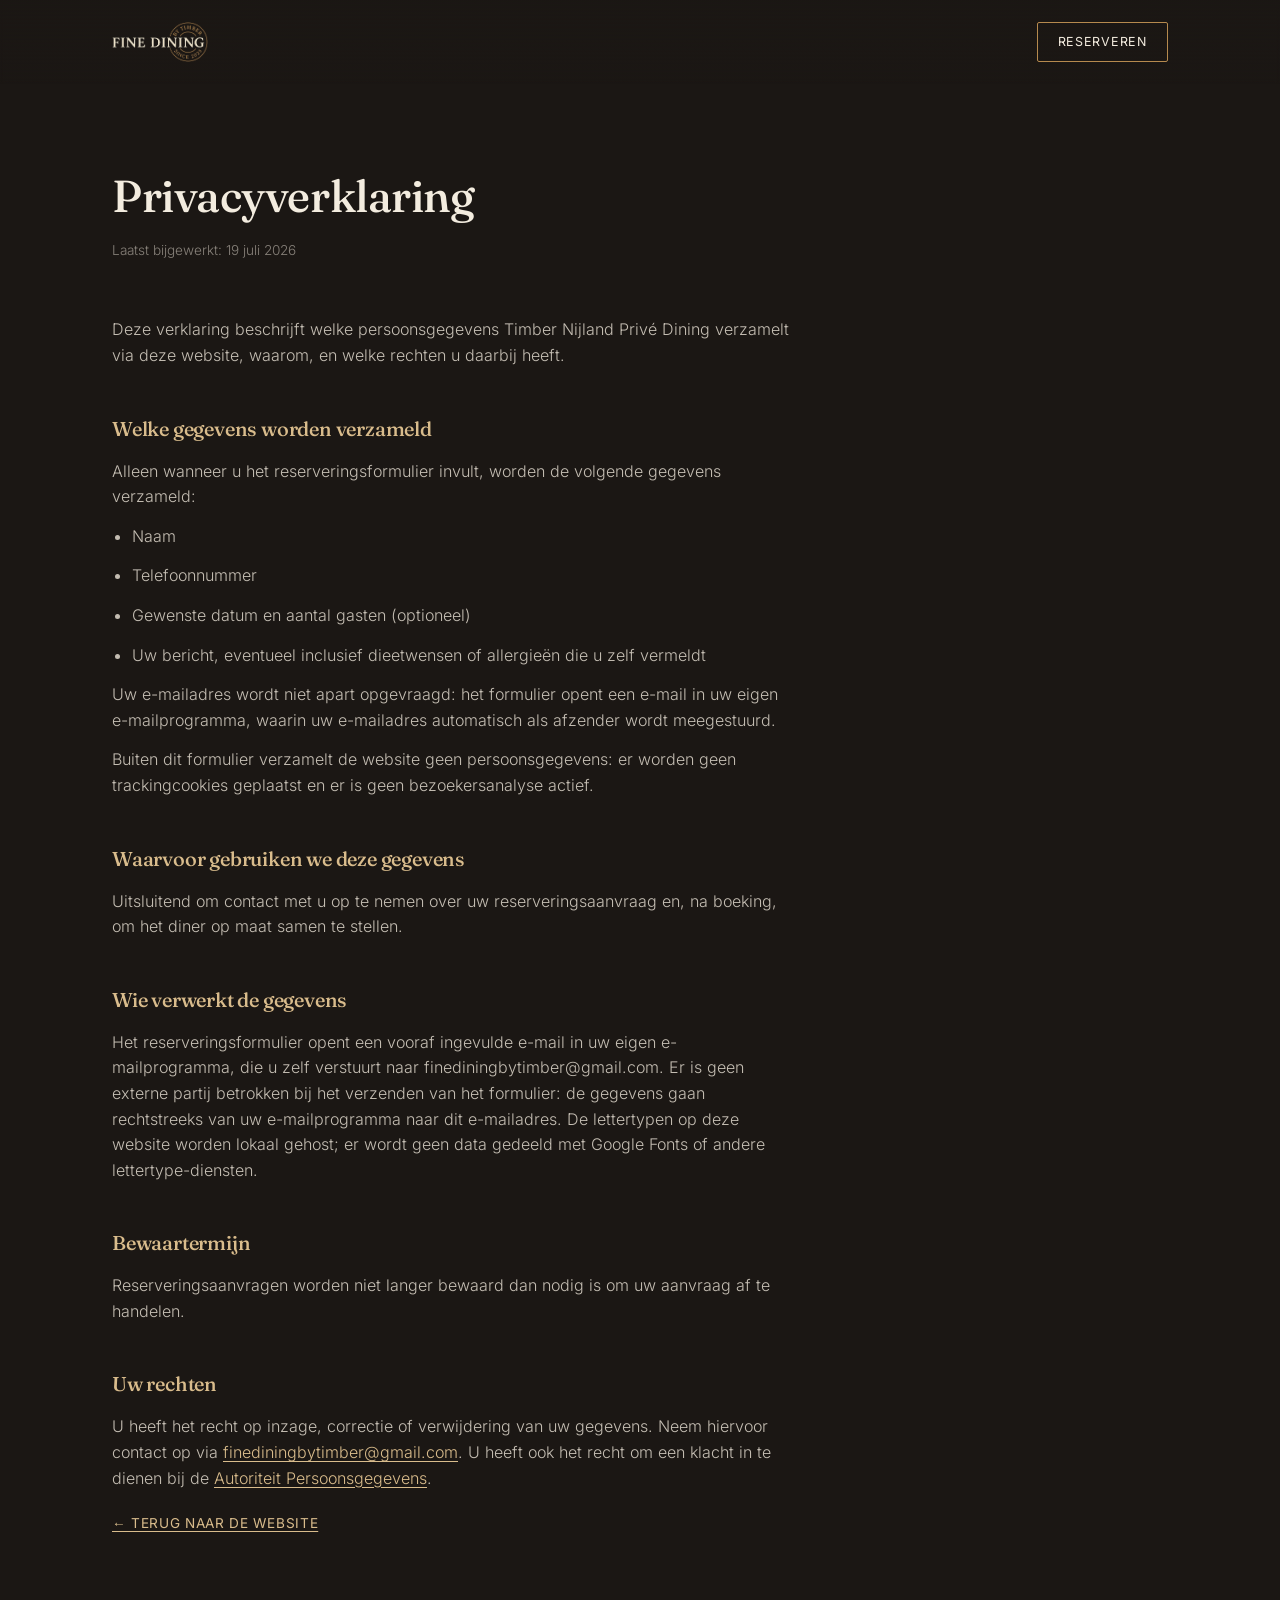
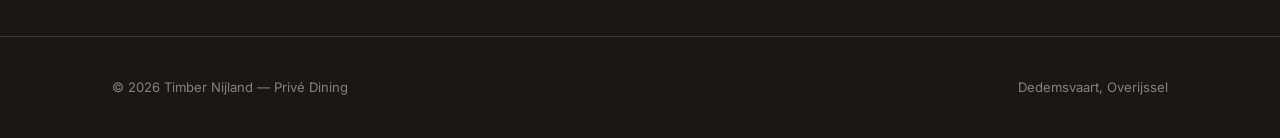
<file: privacy.html>
<!DOCTYPE html>
<html lang="nl">
<head>
<meta charset="UTF-8">
<meta name="viewport" content="width=device-width, initial-scale=1.0, viewport-fit=cover">
<title>Privacyverklaring — Timber Nijland Privé Dining</title>
<meta name="description" content="Privacyverklaring van Timber Nijland Privé Dining: welke gegevens worden verzameld via het reserveringsformulier, waarvoor ze worden gebruikt en welke rechten u heeft.">
<meta name="robots" content="noindex">
<meta name="theme-color" content="#1B1714">
<link rel="icon" type="image/svg+xml" href="favicon.svg">
<link rel="apple-touch-icon" href="apple-touch-icon.png">
<link rel="stylesheet" href="fonts.css">
<link rel="stylesheet" href="style.css">
<style>
  .legal{padding:160px 0 100px;}
  .legal h1{font-size:clamp(2rem,4vw,2.8rem); margin-bottom:8px;}
  .legal .updated{color:rgba(243,236,223,0.5); font-size:0.85rem; margin-bottom:56px;}
  .legal h2{font-size:1.25rem; margin:44px 0 14px; color:var(--brass-soft);}
  .legal p, .legal li{color:rgba(243,236,223,0.78); font-weight:300; font-size:1rem; max-width:68ch; margin-bottom:14px;}
  .legal ul{padding-left:20px; margin-bottom:14px;}
  .legal a{color:var(--brass-soft); text-decoration:underline; text-underline-offset:3px;}
  .legal a:hover{color:var(--ivory);}
  .back-link{display:inline-block; margin-top:8px; font-size:0.85rem; letter-spacing:0.05em; text-transform:uppercase;}
</style>
</head>
<body>

<a href="#main" class="skip-link">Ga naar inhoud</a>

<header id="siteHeader">
  <div class="container">
    <nav>
      <a href="index.html" class="logo"><img src="img/logo.png" alt="Fine Dining by Timber — Privé Dining, sinds 2025" height="40"></a>
      <a href="index.html#contact" class="nav-cta">Reserveren</a>
    </nav>
  </div>
</header>

<main id="main">
  <section class="legal">
    <div class="container">
      <h1>Privacyverklaring</h1>
      <p class="updated">Laatst bijgewerkt: 19 juli 2026</p>

      <p>Deze verklaring beschrijft welke persoonsgegevens Timber Nijland Privé Dining verzamelt via deze website, waarom, en welke rechten u daarbij heeft.</p>

      <h2>Welke gegevens worden verzameld</h2>
      <p>Alleen wanneer u het reserveringsformulier invult, worden de volgende gegevens verzameld:</p>
      <ul>
        <li>Naam</li>
        <li>Telefoonnummer</li>
        <li>Gewenste datum en aantal gasten (optioneel)</li>
        <li>Uw bericht, eventueel inclusief dieetwensen of allergieën die u zelf vermeldt</li>
      </ul>
      <p>Uw e-mailadres wordt niet apart opgevraagd: het formulier opent een e-mail in uw eigen e-mailprogramma, waarin uw e-mailadres automatisch als afzender wordt meegestuurd.</p>
      <p>Buiten dit formulier verzamelt de website geen persoonsgegevens: er worden geen trackingcookies geplaatst en er is geen bezoekersanalyse actief.</p>

      <h2>Waarvoor gebruiken we deze gegevens</h2>
      <p>Uitsluitend om contact met u op te nemen over uw reserveringsaanvraag en, na boeking, om het diner op maat samen te stellen.</p>

      <h2>Wie verwerkt de gegevens</h2>
      <p>Het reserveringsformulier opent een vooraf ingevulde e-mail in uw eigen e-mailprogramma, die u zelf verstuurt naar finediningbytimber@gmail.com. Er is geen externe partij betrokken bij het verzenden van het formulier: de gegevens gaan rechtstreeks van uw e-mailprogramma naar dit e-mailadres. De lettertypen op deze website worden lokaal gehost; er wordt geen data gedeeld met Google Fonts of andere lettertype-diensten.</p>

      <h2>Bewaartermijn</h2>
      <p>Reserveringsaanvragen worden niet langer bewaard dan nodig is om uw aanvraag af te handelen.</p>

      <h2>Uw rechten</h2>
      <p>U heeft het recht op inzage, correctie of verwijdering van uw gegevens. Neem hiervoor contact op via <a href="mailto:finediningbytimber@gmail.com">finediningbytimber@gmail.com</a>. U heeft ook het recht om een klacht in te dienen bij de <a href="https://autoriteitpersoonsgegevens.nl/" target="_blank" rel="noopener">Autoriteit Persoonsgegevens</a>.</p>

      <a href="index.html" class="back-link">← Terug naar de website</a>
    </div>
  </section>
</main>

<footer>
  <div class="container" style="display:flex; justify-content:space-between; align-items:center; flex-wrap:wrap; gap:16px; width:100%;">
    <span>© 2026 Timber Nijland — Privé Dining</span>
    <span>Dedemsvaart, Overijssel</span>
  </div>
</footer>

</body>
</html>
</file>
<file: fonts.css>
@font-face {
  font-family: 'Fraunces';
  font-style: normal;
  font-weight: 300 600;
  font-display: swap;
  src: url('fonts/fraunces-normal.woff2') format('woff2');
  unicode-range: U+0000-00FF, U+0131, U+0152-0153, U+02BB-02BC, U+02C6, U+02DA, U+02DC, U+0304, U+0308, U+0329, U+2000-206F, U+20AC, U+2122, U+2191, U+2193, U+2212, U+2215, U+FEFF, U+FFFD;
}
@font-face {
  font-family: 'Fraunces';
  font-style: italic;
  font-weight: 400 500;
  font-display: swap;
  src: url('fonts/fraunces-italic.woff2') format('woff2');
  unicode-range: U+0000-00FF, U+0131, U+0152-0153, U+02BB-02BC, U+02C6, U+02DA, U+02DC, U+0304, U+0308, U+0329, U+2000-206F, U+20AC, U+2122, U+2191, U+2193, U+2212, U+2215, U+FEFF, U+FFFD;
}
@font-face {
  font-family: 'Inter';
  font-style: normal;
  font-weight: 300 600;
  font-display: swap;
  src: url('fonts/inter.woff2') format('woff2');
  unicode-range: U+0000-00FF, U+0131, U+0152-0153, U+02BB-02BC, U+02C6, U+02DA, U+02DC, U+0304, U+0308, U+0329, U+2000-206F, U+20AC, U+2122, U+2191, U+2193, U+2212, U+2215, U+FEFF, U+FFFD;
}
</file>
<file: style.css>
:root{
  --wine:#4A1F2B;
  --wine-deep:#33141D;
  --espresso:#1B1714;
  --ivory:#F3ECDF;
  --brass:#B68A4E;
  --brass-soft:#D9BC8C;
  --sage:#6B7857;
  --line: rgba(243,236,223,0.14);
}
*{margin:0;padding:0;box-sizing:border-box;}
html{scroll-behavior:smooth; overflow-x:hidden;}
body{
  background:var(--espresso);
  color:var(--ivory);
  font-family:'Inter', sans-serif;
  font-weight:400;
  line-height:1.6;
  -webkit-font-smoothing:antialiased;
  overflow-x:hidden;
}
h1,h2,h3,.display{
  font-family:'Fraunces', serif;
  font-weight:500;
  letter-spacing:-0.01em;
}
a{color:inherit;text-decoration:none; -webkit-tap-highlight-color:transparent;}
button{-webkit-tap-highlight-color:transparent;}
.container{
  max-width:1120px;
  margin:0 auto;
  padding:0 32px;
  padding-left:calc(32px + env(safe-area-inset-left));
  padding-right:calc(32px + env(safe-area-inset-right));
}
::selection{background:var(--brass); color:var(--espresso);}

/* focus visibility */
a:focus-visible, button:focus-visible{
  outline:2px solid var(--brass-soft);
  outline-offset:3px;
}

/* skip link */
.skip-link{
  position:absolute;
  top:-100px; left:16px;
  z-index:200;
  background:var(--brass);
  color:var(--espresso);
  padding:12px 20px;
  border-radius:2px;
  font-size:0.85rem;
  transition:top .2s ease;
}
.skip-link:focus{top:16px;}

/* ---------- NAV ---------- */
header{
  position:fixed; top:0; left:0; right:0; z-index:100;
  padding:calc(22px + env(safe-area-inset-top)) 0 22px;
  background:linear-gradient(to bottom, rgba(27,23,20,0.92), rgba(27,23,20,0));
  backdrop-filter:blur(2px);
  transition:padding .3s ease, background .3s ease;
}
header.scrolled{
  padding:calc(14px + env(safe-area-inset-top)) 0 14px;
  background:rgba(27,23,20,0.92);
  border-bottom:1px solid var(--line);
}
nav{display:flex; justify-content:space-between; align-items:center; gap:20px;}
.logo{display:flex; align-items:center;}
.logo img{height:40px; width:auto; display:block;}
.nav-links{display:flex; gap:19px; font-size:0.8rem; letter-spacing:0.05em; text-transform:uppercase;}
.nav-links a{opacity:0.75; transition:opacity .25s ease, color .25s ease; position:relative;}
.nav-links a:hover{opacity:1; color:var(--brass-soft);}
.nav-cta{
  border:1px solid var(--brass);
  padding:9px 20px;
  font-size:0.78rem;
  letter-spacing:0.06em;
  text-transform:uppercase;
  border-radius:2px;
  transition:background .25s ease, color .25s ease;
  white-space:nowrap;
}
.nav-cta:hover{background:var(--brass); color:var(--espresso);}

.nav-toggle{
  display:none;
  flex-direction:column;
  justify-content:center;
  align-items:center;
  gap:5px;
  width:38px; height:38px;
  background:none;
  border:none;
  cursor:pointer;
  flex-shrink:0;
}
.nav-toggle span{
  display:block;
  width:20px; height:1.5px;
  background:var(--ivory);
  transition:transform .25s ease, opacity .2s ease;
}
.nav-toggle[aria-expanded="true"] span:nth-child(1){transform:translateY(6.5px) rotate(45deg);}
.nav-toggle[aria-expanded="true"] span:nth-child(2){opacity:0;}
.nav-toggle[aria-expanded="true"] span:nth-child(3){transform:translateY(-6.5px) rotate(-45deg);}

@media (max-width:800px){
  .logo{margin-right:auto;}
  .nav-toggle{display:flex; order:2;}
  .nav-cta{order:3;}
  .nav-links{
    order:4;
    position:absolute;
    top:100%;
    left:0;
    right:0;
    flex-direction:column;
    gap:0;
    background:rgba(27,23,20,0.98);
    border-bottom:1px solid var(--line);
    padding:0 calc(32px + env(safe-area-inset-right)) 0 calc(32px + env(safe-area-inset-left));
    max-height:0;
    overflow:hidden;
    opacity:0;
    transition:max-height .35s ease, opacity .25s ease, padding .35s ease;
  }
  .nav-links a{opacity:1; width:100%; padding:14px 0; border-bottom:1px solid var(--line);}
  .nav-links a:last-child{border-bottom:none;}
  .nav-links.open{
    max-height:320px;
    opacity:1;
    padding-top:10px;
    padding-bottom:18px;
  }
}

/* ---------- HERO ---------- */
.hero{
  min-height:100vh;
  min-height:100dvh;
  display:flex; flex-direction:column; justify-content:center;
  position:relative;
  background:
    radial-gradient(ellipse 80% 60% at 50% 0%, rgba(74,31,43,0.55), transparent 60%),
    linear-gradient(180deg, var(--espresso) 0%, var(--wine-deep) 120%);
  overflow:hidden;
}
.hero::before{
  content:"";
  position:absolute; inset:0;
  background-image:
    repeating-linear-gradient(90deg, rgba(243,236,223,0.025) 0 1px, transparent 1px 120px);
  pointer-events:none;
}
.flame{
  position:absolute;
  width:2px; height:2px;
  border-radius:50%;
  background:var(--brass-soft);
  filter:blur(1px);
  opacity:0.5;
  animation:flicker 3.4s ease-in-out infinite;
}
@keyframes flicker{
  0%,100%{opacity:0.35; transform:scale(1);}
  50%{opacity:0.75; transform:scale(1.6);}
}
.hero-inner{position:relative; z-index:2;}
.eyebrow{
  font-size:0.78rem;
  letter-spacing:0.18em;
  text-transform:uppercase;
  color:var(--brass-soft);
  margin-bottom:22px;
  opacity:0;
  animation:riseIn 1s ease forwards .2s;
}
.hero h1{
  font-size:clamp(2.6rem, 6.2vw, 5.4rem);
  line-height:1.03;
  max-width:14ch;
  opacity:0;
  animation:riseIn 1.1s ease forwards .4s;
}
.hero h1 em{
  font-style:italic;
  color:var(--brass-soft);
  font-weight:400;
}
.hero p{
  margin-top:26px;
  max-width:46ch;
  font-size:1.08rem;
  color:rgba(243,236,223,0.78);
  font-weight:300;
  line-height:1.7; letter-spacing:0.01em;
  opacity:0;
  animation:riseIn 1.1s ease forwards .65s;
}
.hero-actions{
  margin-top:44px;
  display:flex; gap:20px; align-items:center; flex-wrap:wrap;
  opacity:0;
  animation:riseIn 1.1s ease forwards .85s;
}
.btn-primary{
  background:var(--brass);
  color:var(--espresso);
  padding:15px 30px;
  font-size:0.85rem;
  letter-spacing:0.05em;
  text-transform:uppercase;
  border-radius:2px;
  transition:background .25s ease, transform .25s ease;
  display:inline-block;
}
.btn-primary:hover{background:var(--brass-soft); transform:translateY(-1px);}
.btn-ghost{
  font-size:0.85rem;
  letter-spacing:0.05em;
  text-transform:uppercase;
  border-bottom:1px solid var(--brass);
  padding-bottom:3px;
  color:var(--ivory);
  opacity:0.85;
  transition:opacity .2s ease;
}
.btn-ghost:hover{opacity:1;}
@keyframes riseIn{
  from{opacity:0; transform:translateY(16px);}
  to{opacity:1; transform:translateY(0);}
}
.scroll-cue{
  position:absolute; bottom:36px; left:32px;
  font-size:0.72rem; letter-spacing:0.12em; text-transform:uppercase;
  color:rgba(243,236,223,0.45);
  display:flex; align-items:center; gap:12px;
}
.scroll-cue .line{width:36px; height:1px; background:rgba(243,236,223,0.35);}

/* ---------- SHARED SECTION STYLES ---------- */
section{padding:130px 0; position:relative;}
.section-head{max-width:640px; margin-bottom:70px;}
.section-eyebrow{
  font-size:0.76rem; letter-spacing:0.16em; text-transform:uppercase;
  color:var(--sage);
  margin-bottom:16px;
  display:flex; align-items:center; gap:14px;
}
.section-eyebrow::before{content:""; width:26px; height:1px; background:var(--sage);}
.section-head h2{
  font-size:clamp(2rem, 3.6vw, 3rem);
  line-height:1.12;
}
.section-head p.lead{
  margin-top:20px;
  color:rgba(243,236,223,0.68);
  font-weight:300;
  font-size:1.05rem;
  max-width:52ch;
  line-height:1.7; letter-spacing:0.01em;
}
.reveal{opacity:0; transform:translateY(24px); transition:opacity .8s ease, transform .8s ease;}
.reveal.in{opacity:1; transform:translateY(0);}

/* ---------- CONCEPT ---------- */
.concept{background:var(--wine-deep);}
.concept-grid{
  display:grid; grid-template-columns:repeat(3,1fr); gap:1px;
  background:var(--line);
  border-top:1px solid var(--line);
  border-bottom:1px solid var(--line);
}
.concept-card{
  background:var(--wine-deep);
  padding:44px 38px;
}
.concept-card h3{
  font-size:1.28rem; font-weight:500; margin-bottom:16px;
  color:var(--brass-soft);
}
.concept-card p{
  color:rgba(243,236,223,0.72); font-weight:300; font-size:0.96rem;
  line-height:1.7; letter-spacing:0.01em;
}
@media (max-width:800px){ .concept-grid{grid-template-columns:1fr;} }

/* ---------- WERKWIJZE ---------- */
.steps{
  display:grid; grid-template-columns:repeat(4,1fr); gap:1px;
  background:var(--line);
  border-top:1px solid var(--line);
  border-bottom:1px solid var(--line);
}
.step{
  background:var(--espresso);
  padding:40px 30px;
}
.step-num{
  display:block;
  font-family:'Fraunces', serif;
  font-style:italic;
  font-size:1.6rem;
  color:var(--brass-soft);
  opacity:0.65;
  margin-bottom:18px;
}
.step h3{font-size:1.1rem; font-weight:500; margin-bottom:10px;}
.step p{color:rgba(243,236,223,0.72); font-weight:300; font-size:0.92rem; line-height:1.7; letter-spacing:0.01em;}
@media (max-width:900px){ .steps{grid-template-columns:1fr 1fr;} }
@media (max-width:560px){ .steps{grid-template-columns:1fr;} }

/* ---------- KEUKEN ---------- */
.keuken{
  display:grid; grid-template-columns:1fr 1fr; gap:80px; align-items:start;
}
@media (max-width:900px){ .keuken{grid-template-columns:1fr; gap:50px;} }
.menu-card{
  border:1px solid var(--line);
  padding:48px 40px;
  position:relative;
  background:linear-gradient(160deg, rgba(74,31,43,0.25), transparent 60%);
}
.menu-card::before{
  content:"Le Petit Voyage";
  position:absolute; top:-14px; left:40px;
  background:var(--espresso);
  padding:0 14px;
  font-family:'Fraunces', serif;
  font-style:italic;
  font-size:0.95rem;
  color:var(--brass-soft);
}
.menu-line{
  display:flex; justify-content:space-between; align-items:baseline;
  padding:16px 0;
  border-bottom:1px dashed var(--line);
  font-size:0.95rem;
}
.menu-line:last-child{border-bottom:none;}
.menu-line .course{color:rgba(243,236,223,0.5); font-size:0.78rem; letter-spacing:0.08em; text-transform:uppercase;}
.menu-line .name{font-family:'Fraunces', serif; font-style:italic; font-size:1.05rem;}
.keuken-text p{
  color:rgba(243,236,223,0.72); font-weight:300; margin-bottom:22px; font-size:1rem;
  line-height:1.75; letter-spacing:0.01em;
}
.keuken-text strong{color:var(--brass-soft); font-weight:500;}

/* ---------- ARRANGEMENTEN ---------- */
.arr-grid{display:grid; grid-template-columns:1fr 1fr; gap:32px;}
.arr-card{border:1px solid var(--line); display:flex; flex-direction:column; background:linear-gradient(160deg, rgba(74,31,43,0.22), transparent 60%);}
.arr-media{aspect-ratio:16/10; overflow:hidden;}
.arr-media img{width:100%; height:100%; object-fit:cover; display:block; filter:saturate(0.92) brightness(0.9);}
.arr-body{padding:38px 36px 40px; display:flex; flex-direction:column; flex:1;}
.arr-body h3{font-size:1.7rem; font-weight:400; color:var(--ivory);}
.arr-meta{margin-top:6px; font-size:0.78rem; letter-spacing:0.12em; text-transform:uppercase; color:var(--sage);}
.arr-price{margin:22px 0 18px; font-family:'Fraunces', serif; font-size:2.3rem; color:var(--brass-soft); line-height:1;}
.arr-price span{font-family:'Inter'; font-size:0.78rem; letter-spacing:0.1em; text-transform:uppercase; color:rgba(243,236,223,0.55); margin-right:6px;}
.arr-price small{font-family:'Inter'; font-size:0.85rem; color:rgba(243,236,223,0.55);}
.arr-body > p:not(.arr-meta):not(.arr-price){color:rgba(243,236,223,0.72); font-weight:300; line-height:1.7; margin-bottom:30px;}
.arr-body .btn-primary{margin-top:auto; align-self:flex-start; text-align:center;}
@media (max-width:860px){ .arr-grid{grid-template-columns:1fr;} }

/* ---------- MENU'S ---------- */
.menu-tiers{display:grid; grid-template-columns:repeat(3,1fr); gap:1px; background:var(--line); border-top:1px solid var(--line); border-bottom:1px solid var(--line);}
.tier{background:var(--espresso); padding:44px 36px;}
.tier-featured{background:linear-gradient(160deg, rgba(74,31,43,0.55), var(--espresso) 75%);}
.tier-num{display:block; font-family:'Fraunces', serif; font-style:italic; font-size:1.6rem; color:var(--brass-soft); opacity:0.65; margin-bottom:18px;}
.tier h3{font-size:1.3rem; font-weight:500; margin-bottom:14px; color:var(--brass-soft);}
.tier p{color:rgba(243,236,223,0.72); font-weight:300; font-size:0.96rem; line-height:1.7;}
.menu-note{margin-top:40px; max-width:60ch; color:rgba(243,236,223,0.6); font-weight:300; font-size:0.95rem; line-height:1.7;}
@media (max-width:860px){ .menu-tiers{grid-template-columns:1fr;} }

/* ---------- ZAKELIJK ---------- */
.zakelijk{background:var(--wine-deep);}
.zakelijk-grid{display:grid; grid-template-columns:5fr 7fr; gap:70px; align-items:center;}
.zakelijk-media{aspect-ratio:4/5; overflow:hidden;}
.zakelijk-media img{width:100%; height:100%; object-fit:cover; display:block; filter:saturate(0.92) brightness(0.92);}
.zakelijk-text h2{font-size:clamp(1.9rem, 3.2vw, 2.7rem); line-height:1.12; margin-bottom:24px;}
.zakelijk-text p{color:rgba(243,236,223,0.72); font-weight:300; line-height:1.75; margin-bottom:20px;}
.zakelijk-text strong{color:var(--brass-soft); font-weight:500;}
.zakelijk-text .btn-primary{margin-top:12px;}
@media (max-width:900px){ .zakelijk-grid{grid-template-columns:1fr; gap:44px;} .zakelijk-media{max-width:420px;} }
.table-copy a{color:var(--brass-soft); border-bottom:1px solid var(--brass);}
.faq-item a{color:var(--brass-soft); border-bottom:1px solid var(--brass);}

/* ---------- GALERIJ ---------- */
.gallery-grid{
  display:grid;
  grid-template-columns:repeat(3, 1fr);
  gap:2px;
  background:var(--line);
}
.gallery-item{
  position:relative;
  aspect-ratio:4/5;
  overflow:hidden;
  border:none;
  padding:0;
  margin:0;
  background:var(--espresso);
  cursor:pointer;
  display:block;
}
.gallery-item img{
  width:100%; height:100%; object-fit:cover; display:block;
  transition:transform .5s ease, filter .5s ease;
  filter:saturate(0.92) brightness(0.94);
}
.gallery-item:hover img, .gallery-item:focus-visible img{
  transform:scale(1.06);
  filter:saturate(1) brightness(1);
}
@media (max-width:900px){ .gallery-grid{grid-template-columns:repeat(2,1fr);} }
@media (max-width:560px){ .gallery-grid{grid-template-columns:1fr;} }

/* ---------- LIGHTBOX ---------- */
.lightbox{
  position:fixed; inset:0; z-index:200;
  background:rgba(27,23,20,0.96);
  display:flex; align-items:center; justify-content:center;
  padding:40px;
}
.lightbox[hidden]{display:none;}
.lightbox-figure{
  max-width:min(900px, 92vw);
  max-height:88vh;
  display:flex; flex-direction:column; align-items:center;
}
.lightbox-figure img{
  max-width:100%; max-height:78vh;
  object-fit:contain;
  border:1px solid var(--line);
}
.lightbox-close{
  position:absolute; top:24px; right:24px;
  width:44px; height:44px;
  border-radius:50%;
  background:transparent;
  border:1px solid var(--line);
  color:var(--ivory);
  font-size:1.6rem;
  line-height:1;
  cursor:pointer;
  display:flex; align-items:center; justify-content:center;
  transition:border-color .2s ease, color .2s ease;
}
.lightbox-close:hover{border-color:var(--brass); color:var(--brass-soft);}
@media (max-width:480px){
  .lightbox{padding:20px;}
  .lightbox-close{top:12px; right:12px; width:38px; height:38px; font-size:1.4rem;}
}

/* ---------- OVER DE CHEF ---------- */
.chef-grid{
  display:grid; grid-template-columns:260px 1fr; gap:60px; align-items:start;
}
@media (max-width:800px){
  .chef-grid{grid-template-columns:1fr; justify-items:center; text-align:center;}
}
.chef-portrait{
  width:240px; height:240px;
  border-radius:50%;
  overflow:hidden;
  border:2px solid var(--brass);
  box-shadow:0 0 0 8px rgba(182,138,78,0.08);
  margin:0 auto;
}
.chef-portrait img{width:100%; height:100%; object-fit:cover; display:block;}
.chef-text h2{margin-bottom:20px;}
.chef-text p{
  color:rgba(243,236,223,0.72); font-weight:300; margin-bottom:16px; font-size:1rem; max-width:62ch;
  line-height:1.75; letter-spacing:0.01em;
}
.chef-text p:first-of-type{
  font-size:1.1rem;
  color:rgba(243,236,223,0.85);
}
.chef-text p:first-of-type::first-letter{
  font-family:'Fraunces', serif;
  font-style:italic;
  font-weight:500;
  font-size:3.4rem;
  line-height:0.65;
  float:left;
  padding-right:12px;
  padding-top:6px;
  color:var(--brass-soft);
}
.chef-text strong{color:var(--brass-soft); font-weight:500;}
.chef-text .btn-ghost{margin-top:10px; display:inline-block;}
@media (max-width:800px){
  .chef-text p{max-width:60ch; margin-left:auto; margin-right:auto;}
  .chef-text p:first-of-type::first-letter{float:none; padding-right:2px;}
}

/* ---------- TAFEL VOOR ACHT (signature) ---------- */
.table-section{
  background:radial-gradient(ellipse 70% 60% at 50% 40%, rgba(74,31,43,0.4), var(--espresso) 70%);
  text-align:center;
}
.table-wrap{
  position:relative;
  width:min(420px, 80vw);
  aspect-ratio:1;
  margin:70px auto 0;
}
.table-center{
  position:absolute; top:50%; left:50%; transform:translate(-50%,-50%);
  width:38%; height:38%;
  border-radius:50%;
  border:1px solid var(--brass);
  display:flex; align-items:center; justify-content:center;
  background:rgba(182,138,78,0.06);
}
.table-center .num{
  font-family:'Fraunces', serif; font-size:2.6rem; color:var(--brass-soft);
}
.table-center .cap{
  position:absolute; bottom:-34px; font-size:0.72rem; letter-spacing:0.14em; text-transform:uppercase; color:rgba(243,236,223,0.55);
}
.seat{
  position:absolute;
  width:14px; height:14px;
  border-radius:50%;
  background:var(--ivory);
  opacity:0.85;
  box-shadow:0 0 0 1px rgba(243,236,223,0.15);
}
.table-copy{max-width:520px; margin:64px auto 0; color:rgba(243,236,223,0.72); font-weight:300; font-size:1.02rem; line-height:1.75; letter-spacing:0.01em;}

/* ---------- FAQ ---------- */
.faq-list{max-width:760px;}
.faq-item{border-bottom:1px solid var(--line);}
.faq-item summary{
  list-style:none;
  cursor:pointer;
  padding:24px 0;
  display:flex; justify-content:space-between; align-items:center; gap:20px;
  font-family:'Fraunces', serif;
  font-size:1.08rem;
}
.faq-item summary::-webkit-details-marker{display:none;}
.faq-item summary::after{
  content:"+";
  font-family:'Inter', sans-serif;
  font-weight:300;
  font-size:1.5rem;
  line-height:1;
  color:var(--brass-soft);
  flex-shrink:0;
  transition:transform .25s ease;
}
.faq-item[open] summary::after{transform:rotate(45deg);}
.faq-item p{
  padding:0 0 24px;
  max-width:60ch;
  color:rgba(243,236,223,0.72);
  font-weight:300;
  font-size:0.98rem;
  line-height:1.7; letter-spacing:0.01em;
}

/* ---------- DOELGROEP / QUOTE ---------- */
.quote-section{
  padding:150px 0;
  background:var(--wine-deep);
}
.quote{
  max-width:760px; margin:0 auto; text-align:center;
  font-family:'Fraunces', serif;
  font-style:italic;
  font-size:clamp(1.5rem, 3vw, 2.2rem);
  line-height:1.5;
  color:var(--ivory);
}
.quote .accent{color:var(--brass-soft);}
.quote-attr{
  margin-top:28px; font-family:'Inter'; font-style:normal;
  font-size:0.82rem; letter-spacing:0.1em; text-transform:uppercase; color:rgba(243,236,223,0.5);
}

/* ---------- CTA / CONTACT ---------- */
.cta{
  text-align:center;
}
.cta h2{font-size:clamp(2.1rem,4vw,3.2rem); max-width:16ch; margin:0 auto;}
.cta p.lead{margin:22px auto 0;}
.cta-form{
  max-width:640px; margin:56px auto 0;
  display:grid;
  grid-template-columns:repeat(auto-fit, minmax(220px, 1fr));
  gap:22px 24px;
  text-align:left;
  border:1px solid var(--line);
  border-radius:6px;
  padding:44px 40px;
  background:linear-gradient(160deg, rgba(74,31,43,0.22), transparent 60%);
}
.cta-form .field-full{grid-column:1 / -1;}
.cta-form label{
  font-size:0.75rem; letter-spacing:0.1em; text-transform:uppercase; color:rgba(243,236,223,0.55);
  margin-bottom:8px; display:block;
}
.cta-form input, .cta-form textarea, .cta-form select{
  width:100%;
  background:rgba(243,236,223,0.045);
  border:1px solid var(--line);
  border-radius:4px;
  color:var(--ivory);
  font-family:'Inter'; font-size:0.98rem;
  padding:12px 14px;
  transition:border-color .2s ease, background .2s ease;
}
.cta-form input::placeholder, .cta-form textarea::placeholder{color:rgba(243,236,223,0.35);}
.cta-form input:focus, .cta-form textarea:focus, .cta-form select:focus{
  outline:none; border-color:var(--brass); background:rgba(243,236,223,0.075);
}
.cta-form button{
  margin-top:8px;
  justify-self:start;
  background:var(--brass);
  color:var(--espresso);
  border:none;
  padding:15px 32px;
  font-size:0.85rem; letter-spacing:0.05em; text-transform:uppercase;
  border-radius:2px;
  cursor:pointer;
  transition:background .25s ease;
}
.cta-form button:hover{background:var(--brass-soft);}
.cta-form button:disabled{opacity:0.6; cursor:default;}
.form-status{
  font-size:0.85rem;
  color:rgba(243,236,223,0.68);
  min-height:1.2em;
}
@media (max-width:480px){
  .cta-form{ padding:32px 24px; gap:18px 20px; }
}

/* ---------- FOOTER ---------- */
footer{
  border-top:1px solid var(--line);
  padding:40px 0 calc(40px + env(safe-area-inset-bottom));
  display:flex; justify-content:space-between; align-items:center;
  font-size:0.82rem; color:rgba(243,236,223,0.5);
  flex-wrap:wrap; gap:16px;
}

/* ---------- SMALL SCREENS ---------- */
@media (max-width:480px){
  .container{ padding-left:calc(20px + env(safe-area-inset-left)); padding-right:calc(20px + env(safe-area-inset-right)); }
  .logo img{ height:32px; }
  .nav-cta{ padding:8px 14px; font-size:0.72rem; }
  section{ padding:80px 0; }
  .section-head{ margin-bottom:44px; }
  .quote-section{ padding:90px 0; }
  .concept-card{ padding:34px 24px; }
  .menu-card{ padding:36px 24px; }
  .step{ padding:32px 22px; }
  .chef-portrait{ width:160px; height:160px; }
  .table-wrap{ margin-top:52px; }
}

/* ---------- BACK TO TOP ---------- */
.back-to-top{
  position:fixed;
  bottom:calc(24px + env(safe-area-inset-bottom));
  right:calc(24px + env(safe-area-inset-right));
  width:46px; height:46px;
  border-radius:50%;
  background:var(--brass);
  color:var(--espresso);
  font-size:1.2rem;
  display:flex; align-items:center; justify-content:center;
  opacity:0;
  visibility:hidden;
  transform:translateY(10px);
  transition:opacity .25s ease, transform .25s ease, visibility .25s ease, background .25s ease;
  z-index:90;
}
.back-to-top.visible{opacity:1; visibility:visible; transform:translateY(0);}
.back-to-top:hover{background:var(--brass-soft);}

@media (prefers-reduced-motion: reduce){
  *{animation-duration:0.01ms !important; animation-iteration-count:1 !important; transition-duration:0.01ms !important; scroll-behavior:auto !important;}
}
.cta-form select{appearance:none; -webkit-appearance:none; cursor:pointer; background-image:linear-gradient(45deg, transparent 50%, var(--brass) 50%), linear-gradient(135deg, var(--brass) 50%, transparent 50%); background-position:calc(100% - 20px) 50%, calc(100% - 14px) 50%; background-size:6px 6px; background-repeat:no-repeat; padding-right:40px;}
.cta-form select option{color:#1B1714; background:#F3ECDF;}
</file>
